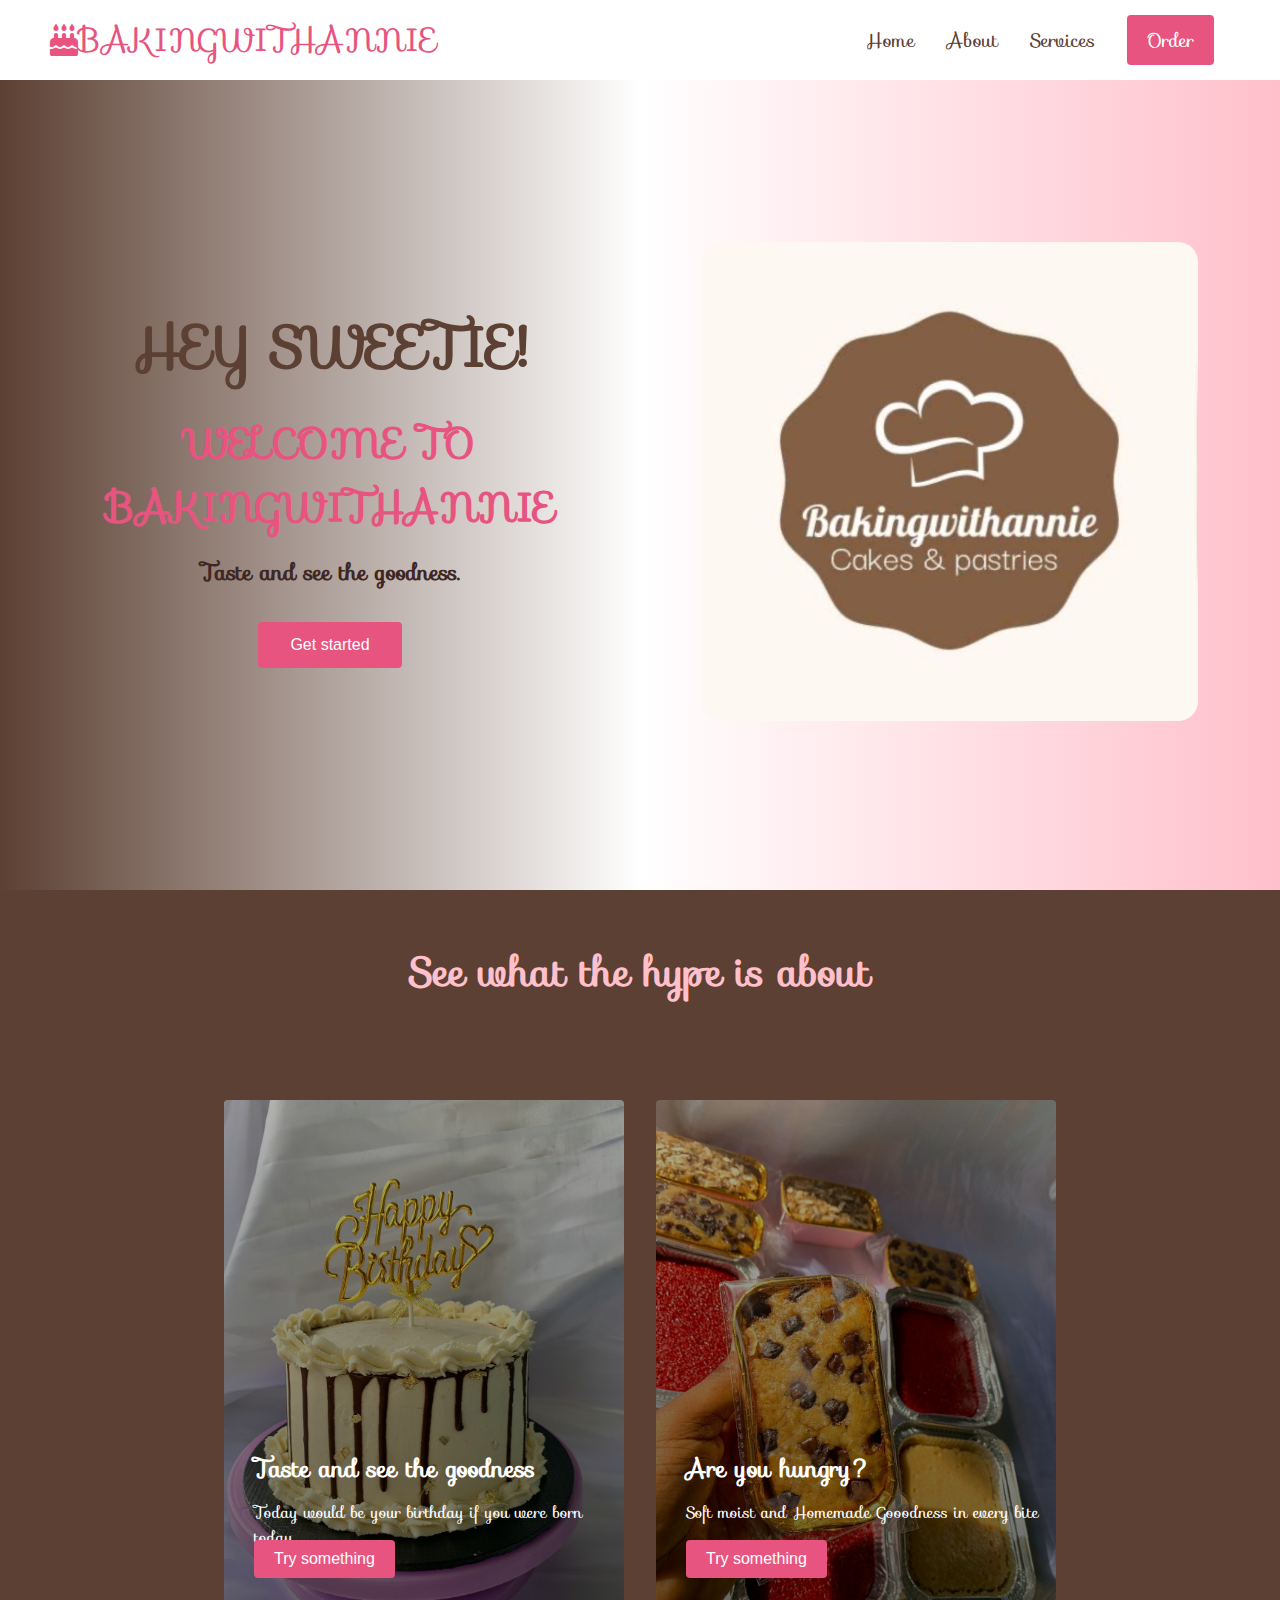
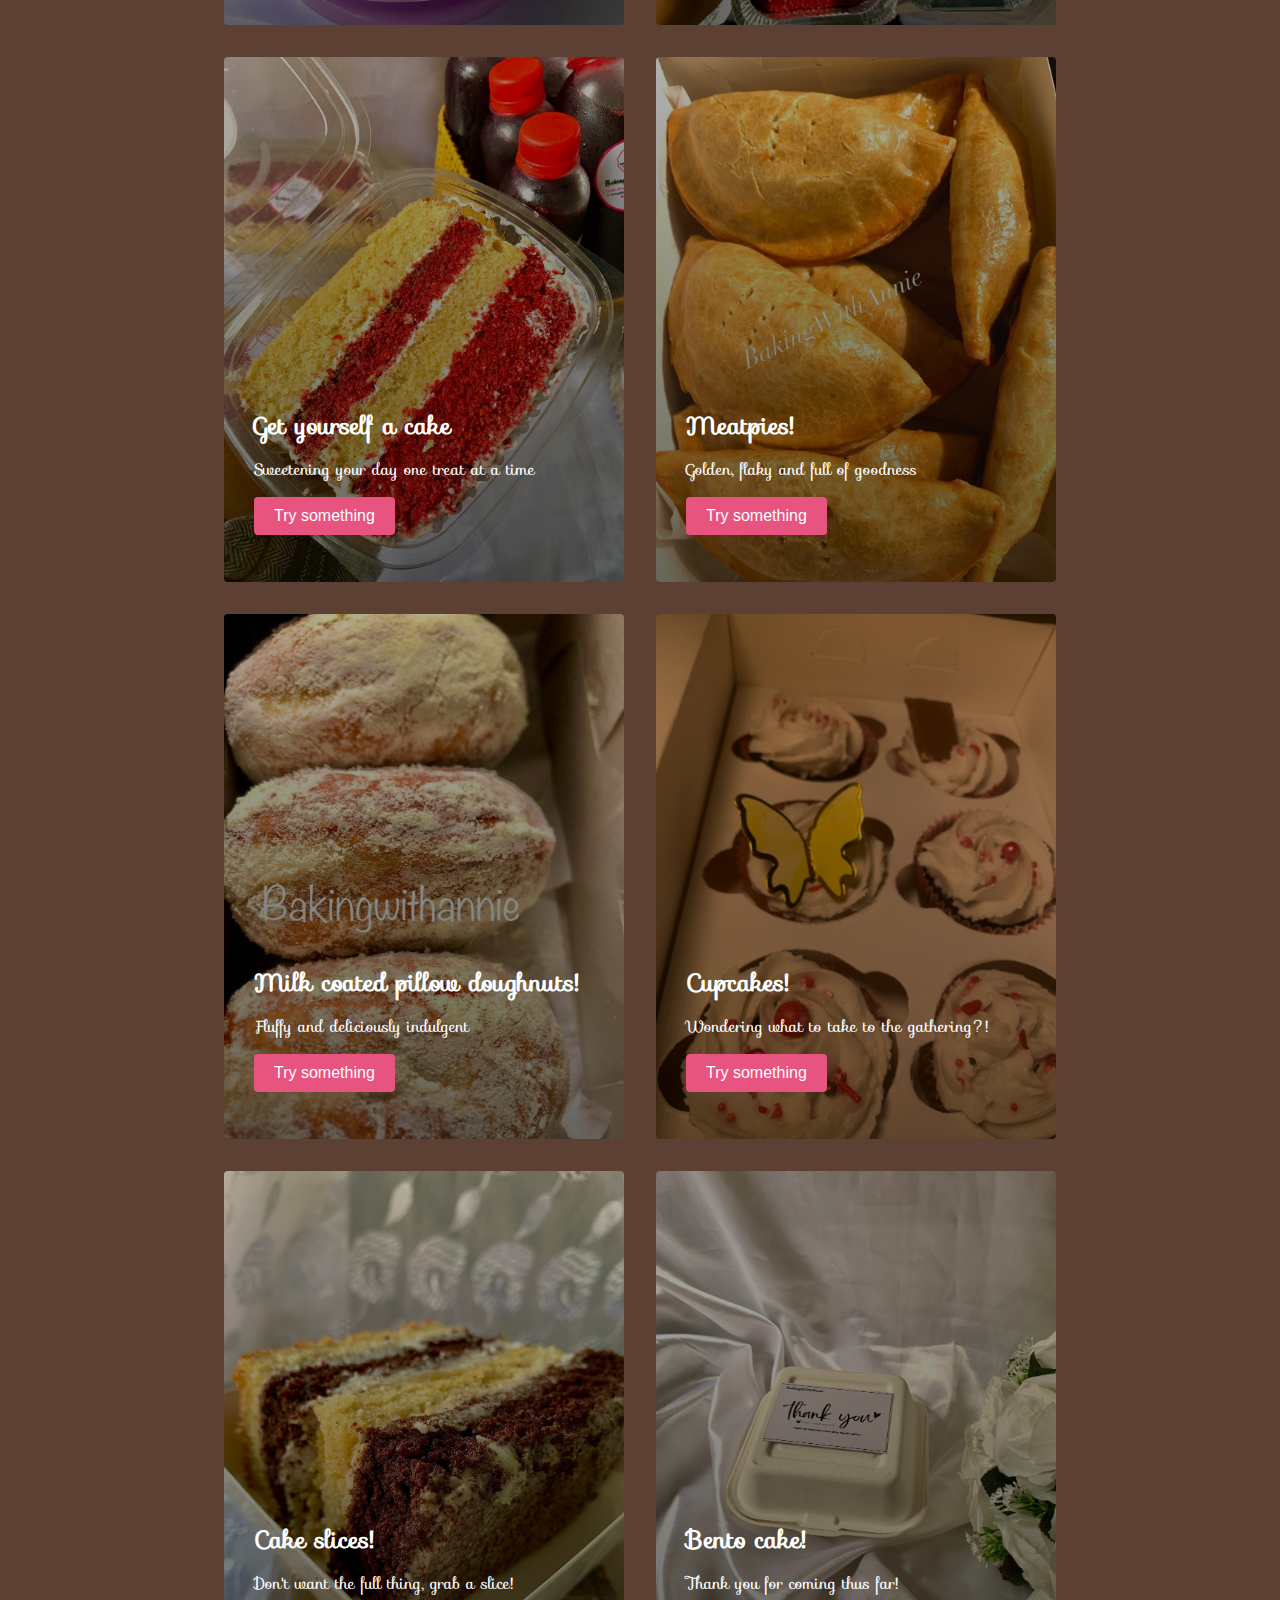
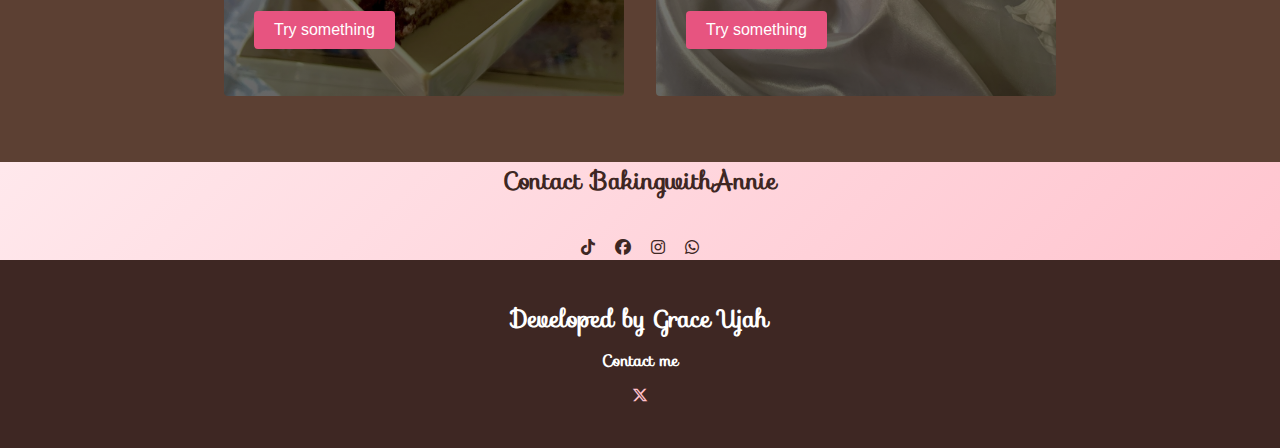
<file: index.html>
<!DOCTYPE html>
<html lang="en">
<head>
  <meta charset="UTF-8">
  <meta name="viewport" content="width=device-width, initial-scale=1.0">
  <title>Bakers in kaduna</title>
  <link rel="stylesheet" href="styles.css">
  <link rel="stylesheet" href="https://fonts.googleapis.com/css?family=Sofia">
  <link rel="stylesheet" href="https://cdnjs.cloudflare.com/ajax/libs/font-awesome/6.5.0/css/all.min.css">
</head>
<body>
  <nav class="navbar">
    <div class="navbar-container">
      <a href="/" id="navbar-logo"><i class="fa-solid fa-cake-candles"></i> BAKINGWITHANNIE</a>

      <div class="navbar-toggle" id="mobile-menu">
        <span class="bar"></span>
        <span class="bar"></span>
        <span class="bar"></span>
      </div>

      <ul class="navbar-menu">
        <li class="navbar-item"><a href="/" class="navbar-links">Home</a></li>
        <li class="navbar-item"><a href="tech.html" class="navbar-links">About</a></li>
        <li class="navbar-item"><a href="#services" class="navbar-links">Services</a></li>
        <li class="navbar-btn"><a href="#contact" class="button">Order</a></li>
      </ul>
    </div>
  </nav>
<!--MAIN SECTION-->
<div class="main">
  <div class="main-container">
    <div class="main-content">
        <h1>HEY SWEETIE!</h1>
        <h2>WELCOME TO BAKINGWITHANNIE</h2>
        <p>Taste and see the goodness.</p>
            <button class="main-btn"><a href="/">Get started</a></button>
    </div>
    <div class="main-img-container">
        <img src="images/pic1.jpg" alt="pic" id="main-img">
    </div>
  </div>
  </div>
  <!--SERVICES SECTION-->
  <div id="services"class="services">
    <h1>See what the hype is about</h1>
    <div class="services-container">
      <div class="services-card">
        <h2>Taste and see the goodness</h2>
        <p>Today would be your birthday if you were born today</p>
        <button>Try something</button>
      </div>
      <div class="services-card">
        <h2>Are you hungry?</h2>
        <p>Soft moist and Homemade Gooodness in every bite</p>
        <button>Try something</button>
      </div>
      <div class="services-card">
        <h2>Get yourself a cake</h2>
        <p>Sweetening your day one treat at a time</p>
        <button>Try something</button>
      </div>
      <div class="services-card">
        <h2>Meatpies!</h2>
        <p>Golden, flaky and full of goodness</p>
        <button>Try something</button>
      </div>
      <div class="services-card">
        <h2>Milk coated pillow doughnuts!</h2>
        <p>Fluffy and deliciously indulgent</p>
        <button>Try something</button>
      </div>
      <div class="services-card">
        <h2>Cupcakes!</h2>
        <p>Wondering what to take to the gathering?!</p>
        <button>Try something</button>
      </div>
      <div class="services-card">
        <h2>Cake slices!</h2>
        <p>Don't want the full thing, grab a slice!</p>
        <button>Try something</button>
      </div>
      <div class="services-card">
        <h2>Bento cake!</h2>
        <p>Thank you for coming thus far!</p>
        <button>Try something</button>
      </div>
    </div>
  </div>
  <!--Footer Section-->
<div id="contact" class="footer-container">
  <h2>Contact BakingwithAnnie</h2>
<a href="https://www.tiktok.com/@bakingwithannie0?_t=ZS-8zdVtKHhq7N&_r=1"><i class="fa-brands fa-tiktok"></i></a>
<a href="https://www.facebook.com/hannah.ujah.2025"><i class="fa-brands fa-facebook"></i></a>
<a href="https://www.instagram.com/baking_withannie?igsh=MW4zNzZreGF5c3FiaQ%3D%3D&utm_source=qr"><i class="fa-brands fa-instagram"></i></a>
<a href="https://wa.me/message/2KWQOSNSNJ2WN1"><i class="fa-brands fa-whatsapp"></i></a>
</div>

<footer>
  
    <div class="footer-links">
      <div class="footer-link-wrapper">
        <div class="footer-link-items">
          <h2>Developed by Grace Ujah</h2>
          <h4>Contact me</h4>
          <a href="https://x.com/Ujahgrace17"><i class="fa-brands fa-x-twitter"></i></a>
        </div>
      </div>
    
  
</footer>
  <script src="index.js"></script>
</body>
</html>
</file>
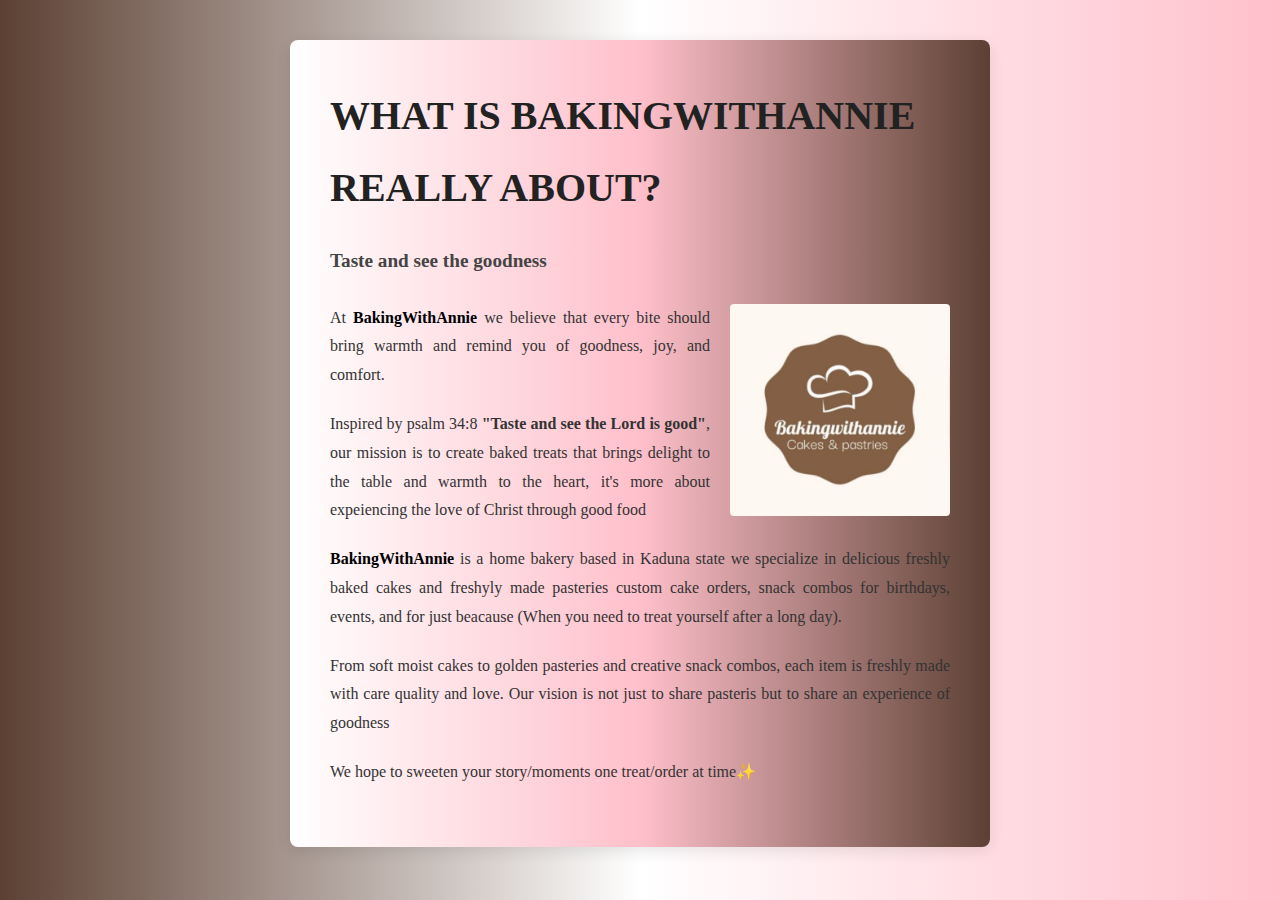
<file: tech.html>
<!DOCTYPE html>
<html lang="en">
<head>
    <meta charset="UTF-8">
    <meta name="viewport" content="width=device-width, initial-scale=1.0">
    <title>Document</title>
    <link rel="stylesheet" href="index.css">
</head>
<body>
    
     <div class="article-container">
  <h1>What is BakingWithAnnie really about?</h1>
  <div class="article-content">
      <h4>Taste and see the goodness</h4>
      <img src="images/pic1.jpg" alt="cake" class="article-image">
      <p>At <span class="B">BakingWithAnnie</span> we believe that every bite should bring warmth and remind you of goodness, joy, and comfort.</p>
      <p>Inspired by psalm 34:8 <b>"Taste and see the Lord is good"</b>, our mission is to create baked treats that brings delight to the table and warmth to the heart, it's more about expeiencing the love of Christ through good food</p>
      <p><span class="B">BakingWithAnnie</span> is a home bakery based in Kaduna state we specialize in delicious freshly baked cakes and freshyly made pasteries custom cake orders, snack combos for birthdays, events, and for just beacause (When you need to treat yourself after a long day).</p>
      <p>From soft moist cakes to golden pasteries and creative snack combos, each item is freshly made with care quality and love. Our vision is not just to share pasteris but to share an experience of goodness</p>
      <p>We hope to sweeten your story/moments one treat/order at time✨</p>
  </div>
</div>

    </div>


</body>
</html>
</file>
<file: styles.css>
* {
  box-sizing: border-box;
  margin: 0;
  padding: 0;
}

body {
  font-family: 'Sofia', cursive;
  background: linear-gradient(135deg, #5C4033, #ffffff, #FFC0CB);
  min-height: 100vh;
  color: #3E2723; /* dark brown for default text */
}

/* Navbar base */
.navbar {
  background: #fff;
  height: 80px;
  display: flex;
  justify-content: center;
  align-items: center;
  font-size: 1.2rem;
  position: fixed;
  top: 0;
  left: 0;
  width: 100%;
  z-index: 999;
  color: #3E2723;
}

.navbar-container {
  display: flex;
  justify-content: space-between;
  height: 80px;
  width: 100%;
  max-width: 1300px;
  margin: 0 auto;
  padding: 0 50px;
}

#navbar-logo {
  background: none;
  color: #e75480;
  display: flex;
  align-items: center;
  cursor: pointer;
  text-decoration: none;
  font-size: 2rem;
}

.navbar-menu {
  display: flex;
  align-items: center;
  list-style: none;
  text-align: center;
}

.navbar-item {
  height: 80px;
}

.navbar-links {
  color: #5C4033;
  display: flex;
  align-items: center;
  justify-content: center;
  text-decoration: none;
  padding: 0 1rem;
  height: 100%;
}

.navbar-btn {
  display: flex;
  justify-content: center;
  padding: 0 1rem;
  width: 100%;
}

.button {
  display: flex;
  justify-content: center;
  align-items: center;
  text-decoration: none;
  padding: 10px 20px;
  border-radius: 4px;
  background: #e75480;
  color: #fff;
}

.button:hover {
  background: #c2185b;
  transition: all 0.3s ease;
}

.navbar-links:hover {
  color: #e75480;
  transition: all 0.3s ease;
}

/* =========================
   Mobile Navbar 
========================= */
@media screen and (max-width: 960px) {
  .navbar-menu {
    display: grid;
    grid-template-columns: auto;
    margin: 0;
    width: 100%;
    position: absolute;
    top: -1000px;
    opacity: 0;
    transition: all 0.5s ease;
    height: 50vh;
    z-index: -1;
    background: #5C4033;
  }

  .navbar-menu.active {
    background: #fc6c85;
    top: 100%;
    opacity: 1;
    transition: all 0.5s ease;
    z-index: 99;
    height: 50vh;
    font-size: 1.6rem;
  }

  #navbar-logo {
    padding-left: 25px;
  }

  .navbar-item {
    width: 100%;
    background-color: #fff;
  }

  .navbar-item:hover {
    background-color: #ff6ec7;
  }

  .navbar-links {
    text-align: center;
    padding: 2rem;
    width: 100%;
    display: table;
  }

  .navbar-btn {
    padding-bottom: 2rem;
  }

  .button {
    width: 80%;
    height: 80px;
    margin: 0 auto;
  }

  .navbar-toggle {
    display: block;
    cursor: pointer;
  }

  .navbar-toggle .bar {
    display: block;
    width: 25px;
    height: 3px;
    margin: 5px auto;
    transition: all 0.3s ease-in-out;
    background: #e75480;
  }

  #mobile-menu.is-active .bar:nth-child(2) {
    opacity: 0;
  }

  #mobile-menu.is-active .bar:nth-child(1) {
    transform: translateY(8px) rotate(45deg);
  }

  #mobile-menu.is-active .bar:nth-child(3) {
    transform: translateY(-8px) rotate(-45deg);
  }
}

/* Main Section */
.main {
  background: linear-gradient(to right, #5C4033, #ffffff, #FFC0CB);
  padding-top: 80px;
}

.main-container {
  display: grid;
  grid-template-columns: 1fr 1fr;
  align-items: center;
  margin: 0 auto;
  height: 90vh;
  width: 100%;
  padding: 0 20px;
}

.main-content {
  text-align: center;
  margin: 0 auto;
  padding: 20px;
}

.main-content h1 {
  font-size: 3.5rem;
  color: #5C4033;
  margin-bottom: 20px;
}

.main-content h2 {
  font-size: 2.5rem;
  color: #e75480;
  margin-bottom: 15px;
}

.main-content p {
  margin-top: 1rem;
  font-size: 1.4rem;
  font-weight: 600;
  max-width: 600px;
  margin-left: auto;
  margin-right: auto;
  color: #3E2723;
}

.main-btn {
  font-size: 1rem;
  background: #e75480;
  padding: 14px 32px;
  border: none;
  border-radius: 4px;
  color: #fff;
  margin-top: 2rem;
  cursor: pointer;
  position: relative;
  transition: all 0.35s;
  outline: none;
  overflow: hidden;
}

.main-btn a {
  color: #fff;
  text-decoration: none;
}

.main-btn:after {
  position: absolute;
  content: '';
  top: 0;
  left: 0;
  width: 0;
  height: 100%;
  background: #c2185b;
  transition: all 0.35s;
  border-radius: 4px;
}

.main-btn:hover:after {
  width: 100%;
}

.main-img-container {
  text-align: center;
}

#main-img {
  height: 80%;
  width: 80%;
  border-radius: 20px;
}

/* Responsive Main */
@media screen and (max-width: 780px) {
  .main-container {
    grid-template-columns: auto;
    text-align: center;
    height: auto;
    padding: 40px 20px;
  }

  .main-content h1 {
    font-size: 2.5rem;
    margin-top: 2rem;
  }

  .main-content h2 {
    font-size: 2rem;
  }

  .main-content p {
    font-size: 1.2rem;
  }
}

@media screen and (max-width: 400px) {
  .main-content h1 {
    font-size: 2rem;
    margin-top: 3rem;
  }

  .main-content h2 {
    font-size: 1.6rem;
  }

  .main-content p {
    margin-top: 1.5rem;
    font-size: 1rem;
  }

  .main-btn {
    padding: 12px 35px;
    margin: 2rem 0;
  }
}

/* Services section */
.services {
  background: #5C4033;
  display: flex;
  flex-direction: column;
  align-items: center;
  min-height: 100vh; /* grow naturally */
  padding: 50px 20px;
  color: #fff;
}

.services h1 {
  margin-bottom: 5rem;
  font-size: 2.5rem;
  color: #FFC0CB;
}

.services-container {
  display: flex;
  justify-content: center;
  flex-wrap: wrap;
}

.services-card {
  margin: 1rem;
  height: 525px;
  width: 400px;
  border-radius: 4px;
  background-size: cover;
  position: relative;
  color: #fff;
  background-position: center;
  background-repeat: no-repeat;
  overflow: hidden;
  background-image: linear-gradient( to bottom,
   rgba(0, 0, 0, 0.3) 0%,
    rgba(0, 0, 0, 0.6) 100% ), 
    url('images/pic10.jpg'); 
    background-size: cover; 
    position: relative; color: #fff;
}

.services-card:nth-child(2) {
   background-image: linear-gradient( to bottom,
    rgba(0, 0, 0, 0.3) 0%,
     rgba(0, 0, 0, 0.6) 100% ),
      url('images/pic4.jpg'); 
    }

.services-card:nth-child(3) {
   background-image: linear-gradient( to bottom,
    rgba(0, 0, 0, 0.3) 0%,
     rgba(0, 0, 0, 0.6) 100% ),
      url('images/pic6.jpg'); 
    }

.services-card:nth-child(4) { 
  background-image: linear-gradient( to bottom,
   rgba(0, 0, 0, 0.3) 0%,
    rgba(0, 0, 0, 0.6) 100% ),
     url('images/pic2.jpg'); 
    } 
     
.services-card:nth-child(5) { 
 background-image: linear-gradient(to bottom,
  rgba(0, 0, 0, 0.3) 0%, 
  rgba(0, 0, 0, 0.6) 100% ),
   url('images/pic3.jpg'); 
  }


   .services-card:nth-child(6) {
     background-image: linear-gradient( to bottom,
      rgba(0, 0, 0, 0.3) 0%,
       rgba(0, 0, 0, 0.6) 100% ),
        url('images/pic8.jpg'); 
      }

      .services-card:nth-child(7) {
         background-image: linear-gradient( to bottom,
          rgba(0, 0, 0, 0.3) 0%,
           rgba(0, 0, 0, 0.6) 100% ),
            url('images/pic9.jpg'); 
          }

          .services-card:nth-child(8) {
             background-image: linear-gradient( to bottom,
              rgba(0, 0, 0, 0.3) 0%,
               rgba(0, 0, 0, 0.6) 100% ),
                url('images/pic5.jpg'); 
              }

.services-card h2,
.services-card p,
.services-card button {
  position: absolute;
  left: 30px;
  color: #fff;
}

.services-card h2 {
  top: 350px;
}

.services-card p {
  top: 400px;
}

.services-card button {
  top: 440px;
  padding: 10px 20px;
  border: none;
  border-radius: 4px;
  background: #e75480;
  font-size: 1rem;
  cursor: pointer;
}

.services-card button:hover {
  background: #c2185b;
}

.services-card:hover {
  transform: scale(1.075);
  transition: 0.2s ease-in;
  cursor: pointer;
}

/* Responsive Services */
@media screen and (max-width: 960px) {
  .services h1 {
    font-size: 2rem;
    margin-top: 2rem;
  }
}

@media screen and (max-width: 480px) {
  .services h1 {
    font-size: 1.2rem;
  }

  .services-card {
    width: 300px;
  }
}

/* Footer */

/* =========================
   Footer Section
========================= */



.footer-container {
  display: flex;
  justify-content: center; 
  align-items: center;
  flex-wrap: wrap; 
  gap: 20px; 
  max-width: 1200px;
  margin: 0 auto;
}

.footer-container h2,
.footer-container h4 {
  width: 100%; 
  margin-bottom: 15px;
  font-weight: bold;
  text-align: center;
}

.footer-container a {
  color: #3E2723;     
  text-decoration: none;
  font-weight: bold;
  font-size: 1rem;
  transition: color 0.3s ease;
}

.footer-container a:hover {
   transform: scale(1.075);
  transition: 0.2s ease-in;
  cursor: pointer;     
}
/* Responsive footer */
@media screen and (max-width: 768px) {
  .footer-container {
    flex-direction: column;
    text-align: center;
    gap: 10px;
  }

  .footer-container a {
    display: block;
    margin: 5px 0;
  }
}

footer {
  background: #3E2723;
  color: #fff;
  padding: 40px 20px;
  text-align: center;
}

footer h2,
footer h4 {
  margin-bottom: 10px;
}

footer a {
  color: #FFC0CB;
  text-decoration: none;
  margin: 0 10px;
}

footer a:hover {
   transform: scale(1.075);
  transition: 0.2s ease-in;
  cursor: pointer;
}
</file>
<file: index.css>
*{
    box-sizing: border-box;
    margin: 0;
    padding: 0;
    font-family: 'Times New Roman', sans-serif;
}

body{
    background: linear-gradient(to right, #5c4033, #ffffff, #FFC0CB);
    display: flex;
    justify-content: center;
    align-items: center;
    padding: 40px;
}

.article-container{
    font-size: 2.5rem;
    background: linear-gradient(to right, #ffffff, #FFC0CB, #5C4033);
    width: 700px;
    border-radius: 8px;
    padding: 40px;
    box-shadow: 0px 4px 15px rgba(0,0,0,0.1);
    line-height: 1.8;
    color: #333;
}

.article-container h1{
    font-size: 2.5rem;
    font-weight: 900;
    text-transform: uppercase;
    margin-bottom: 20px;
    color: #222
}

.article-container h4{
    font-size: 1.2rem;
    font-weight: 700;
    margin-bottom: 25px;
    color: #444;
}

.article-container p{
    margin-bottom: 20px;
    text-align: justify;
    font-size: 1rem;
}

.article-container .B{
    font-weight: bold;
    color: #000;
}

.article-image{
    float: right;
    width: 220px;
    margin: 0 0 15px 20px;
    border-radius: 4px;
}

@media (max-width: 768px) {
    body {
        padding: 20px;
    }

    .article-container {
        width: 100%;
        padding: 20px;
    }

    .article-container h1 {
        font-size: 1.8rem;
        line-height: 1.3;
    }

    .article-container h4 {
        font-size: 1rem;
        margin-bottom: 15px;
    }

    .article-container p {
        font-size: 0.95rem;
    }

    /* Make image full width on mobile */
    .article-image {
        float: none;
        display: block;
        width: 100%;
        margin: 0 auto 20px auto;
    }
}
</file>
